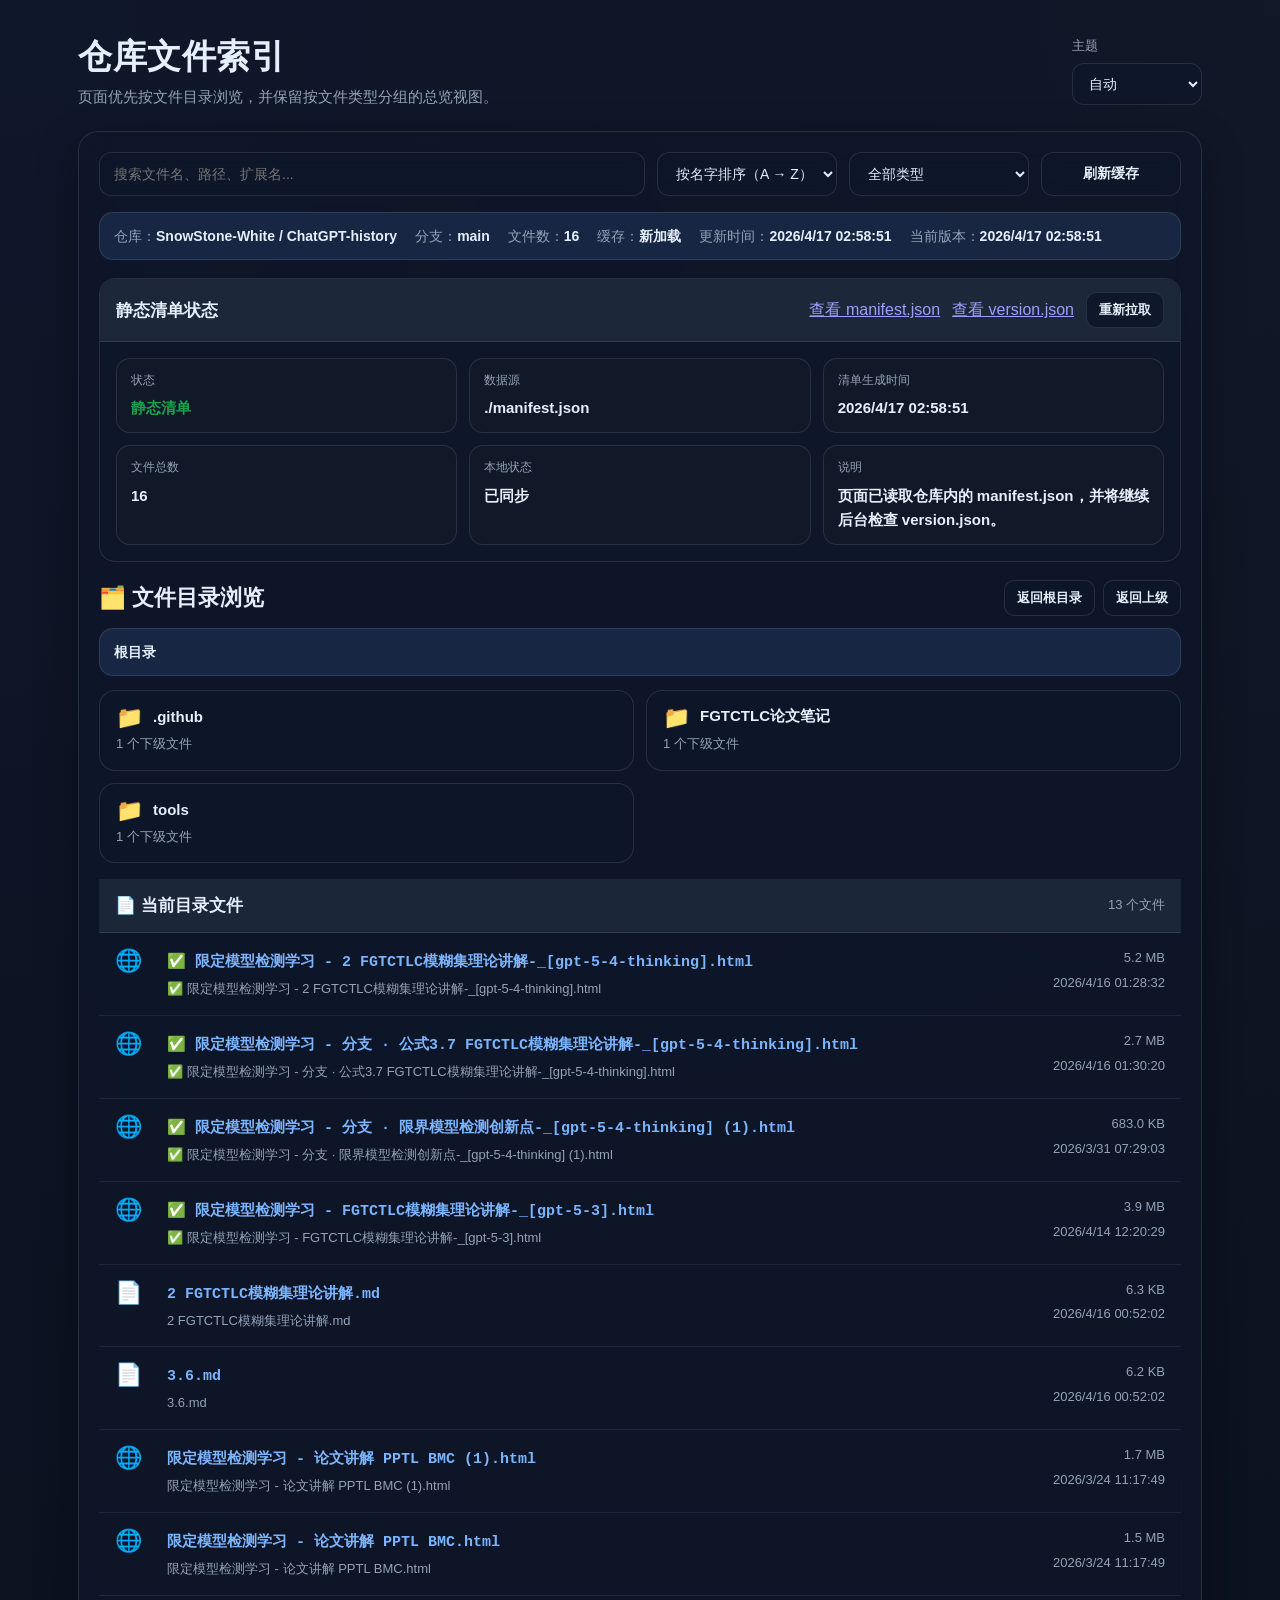
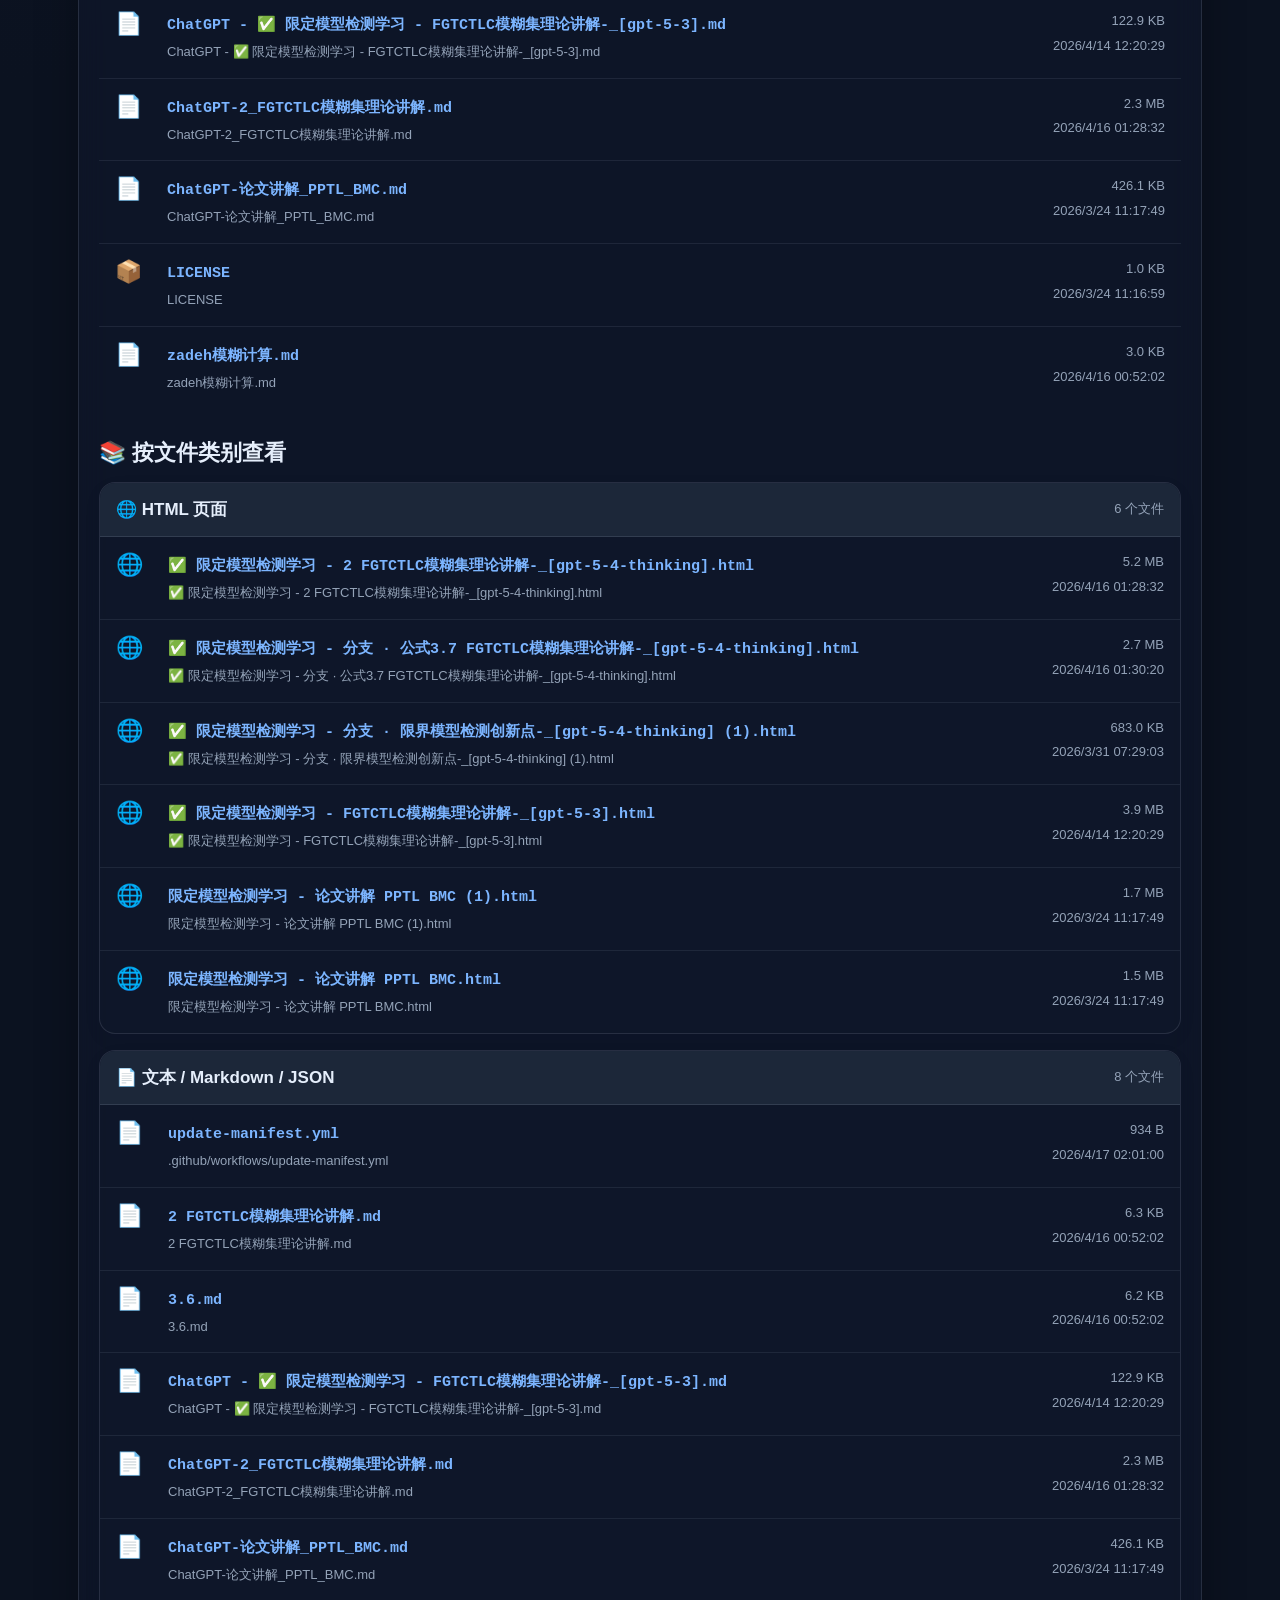
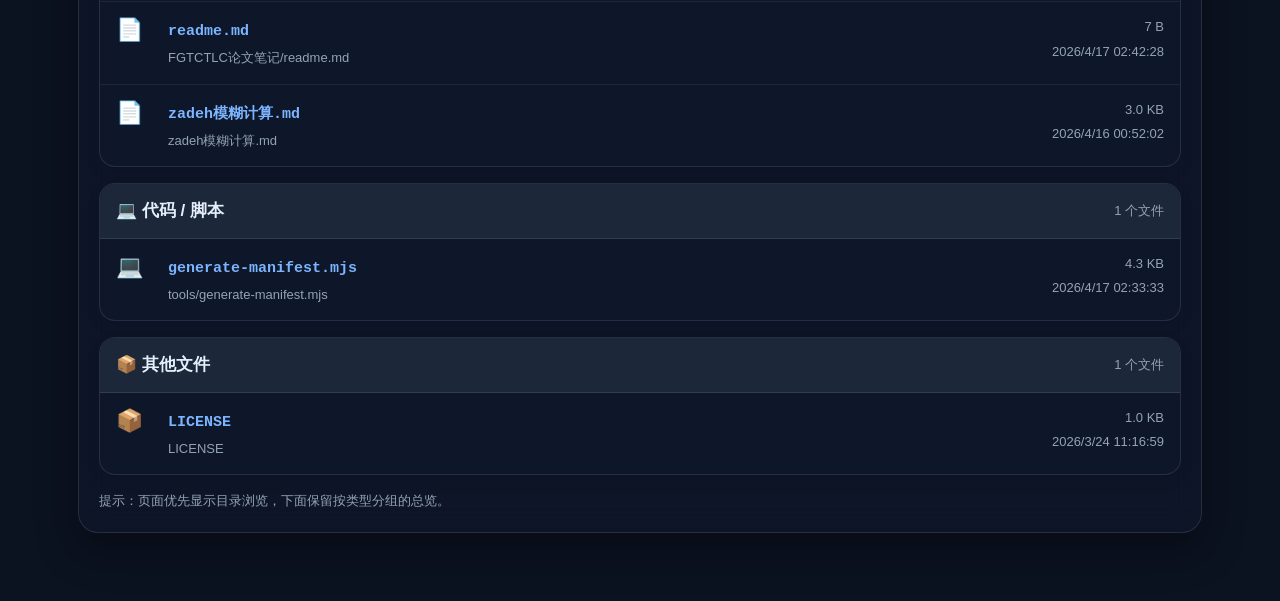
<file: index.html>
<!DOCTYPE html>
<html lang="zh-CN" data-theme="light">
<head>
  <meta charset="UTF-8" />
  <meta name="viewport" content="width=device-width, initial-scale=1.0" />
  <title>仓库文件索引</title>
  <link rel="stylesheet" href="./style.css" />
</head>
<body>
  <div class="container">
    <div class="hero">
      <div class="hero-top">
        <div>
          <h1>仓库文件索引</h1>
          <p class="desc">
            页面优先按文件目录浏览，并保留按文件类型分组的总览视图。
          </p>
        </div>

        <div class="theme-panel">
          <label for="themeSelect" class="theme-label">主题</label>
          <select id="themeSelect" class="theme-select">
            <option value="auto">自动</option>
            <option value="light">浅色</option>
            <option value="dark">深色</option>
          </select>
        </div>
      </div>
    </div>

    <div id="updateBanner" class="update-banner hidden" role="status" aria-live="polite">
      <div class="update-banner-text">
        <strong>检测到新的文件索引</strong>
        <span id="updateBannerDetail">有新版本可用</span>
      </div>
      <div class="update-banner-actions">
        <button id="updateNowBtn" type="button" class="mini-btn primary-btn">立即更新</button>
        <button id="dismissUpdateBtn" type="button" class="mini-btn">稍后再说</button>
      </div>
    </div>

    <div class="card">
      <div class="toolbar">
        <input id="searchInput" type="text" placeholder="搜索文件名、路径、扩展名..." />
        <select id="sortSelect">
          <option value="name-asc">按名字排序（A → Z）</option>
          <option value="time-desc">按时间排序（新 → 旧）</option>
          <option value="time-asc">按时间排序（旧 → 新）</option>
        </select>
        <select id="typeFilter">
          <option value="all">全部类型</option>
          <option value="html">HTML</option>
          <option value="pdf">PDF</option>
          <option value="image">图片</option>
          <option value="text">文本/Markdown/JSON</option>
          <option value="code">代码/脚本</option>
          <option value="archive">压缩包</option>
          <option value="other">其他</option>
        </select>
        <button id="refreshBtn" type="button">刷新缓存</button>
      </div>

      <div class="statusbar">
        <div>仓库：<strong id="repoInfo">加载中...</strong></div>
        <div>分支：<strong id="branchInfo">-</strong></div>
        <div>文件数：<strong id="countInfo">0</strong></div>
        <div>缓存：<strong id="cacheInfo">未命中</strong></div>
        <div>更新时间：<strong id="updateInfo">-</strong></div>
        <div>当前版本：<strong id="versionInfo">-</strong></div>
      </div>

      <div class="rate-card">
        <div class="rate-card-header">
          <h2>静态清单状态</h2>
          <div class="rate-card-actions">
            <a href="./manifest.json" target="_blank" rel="noopener noreferrer">查看 manifest.json</a>
            <a href="./version.json" target="_blank" rel="noopener noreferrer">查看 version.json</a>
            <button id="checkRateBtn" type="button" class="mini-btn">重新拉取</button>
          </div>
        </div>

        <div id="rateLimitBox" class="rate-grid">
          <div class="rate-item">
            <span class="rate-label">状态</span>
            <strong id="rateStatus">检测中...</strong>
          </div>
          <div class="rate-item">
            <span class="rate-label">数据源</span>
            <strong id="rateLimit">-</strong>
          </div>
          <div class="rate-item">
            <span class="rate-label">清单生成时间</span>
            <strong id="rateRemaining">-</strong>
          </div>
          <div class="rate-item">
            <span class="rate-label">文件总数</span>
            <strong id="rateUsed">-</strong>
          </div>
          <div class="rate-item">
            <span class="rate-label">本地状态</span>
            <strong id="rateReset">-</strong>
          </div>
          <div class="rate-item">
            <span class="rate-label">说明</span>
            <strong id="rateHint">-</strong>
          </div>
        </div>
      </div>

      <!-- 目录浏览模块：优先显示 -->
      <section class="dir-section">
        <div class="section-header">
          <h2>🗂️ 文件目录浏览</h2>
          <div class="section-actions">
            <button id="goRootBtn" type="button" class="mini-btn">返回根目录</button>
            <button id="goParentBtn" type="button" class="mini-btn">返回上级</button>
          </div>
        </div>

        <div id="breadcrumbBar" class="breadcrumb-bar"></div>
        <div id="directoryArea">
          <div class="empty">正在读取目录…</div>
        </div>
      </section>

      <!-- 类型浏览模块：保留原功能，放在下面 -->
      <section class="type-section">
        <div class="section-header">
          <h2>📚 按文件类别查看</h2>
        </div>
        <div id="contentArea">
          <div id="status" class="empty">正在读取仓库文件…</div>
        </div>
      </section>

      <div class="footer-tip">
        提示：页面优先显示目录浏览，下面保留按类型分组的总览。
      </div>
    </div>
  </div>

  <script src="./script.js"></script>
</body>
</html>
</file>
<file: style.css>
:root {
  --bg: #f3f6fb;
  --bg-gradient-1: #eef4ff;
  --bg-gradient-2: #f7fbff;
  --card: rgba(255, 255, 255, 0.88);
  --card-solid: #ffffff;
  --border: rgba(148, 163, 184, 0.22);
  --text: #0f172a;
  --muted: #64748b;
  --link: #2563eb;
  --link-hover: #1d4ed8;
  --shadow: 0 16px 40px rgba(15, 23, 42, 0.08);
  --group-bg: rgba(248, 250, 252, 0.92);
  --input-bg: rgba(255, 255, 255, 0.92);
  --header-bg: rgba(241, 245, 249, 0.95);
  --line: #eef2f7;
  --button-bg: #ffffff;
  --button-hover: #f8fafc;
  --accent-soft: rgba(37, 99, 235, 0.08);
  --banner-bg: rgba(219, 234, 254, 0.92);
  --banner-border: rgba(59, 130, 246, 0.28);
  --banner-text: #1e3a8a;
  --folder-card: rgba(255, 255, 255, 0.92);
}

:root[data-theme="dark"] {
  --bg: #0b1220;
  --bg-gradient-1: #0f172a;
  --bg-gradient-2: #111827;
  --card: rgba(15, 23, 42, 0.78);
  --card-solid: #111827;
  --border: rgba(148, 163, 184, 0.18);
  --text: #e5eefb;
  --muted: #94a3b8;
  --link: #7cb5ff;
  --link-hover: #a5ccff;
  --shadow: 0 16px 40px rgba(0, 0, 0, 0.35);
  --group-bg: rgba(15, 23, 42, 0.88);
  --input-bg: rgba(15, 23, 42, 0.92);
  --header-bg: rgba(30, 41, 59, 0.92);
  --line: rgba(148, 163, 184, 0.12);
  --button-bg: rgba(15, 23, 42, 0.92);
  --button-hover: rgba(30, 41, 59, 0.96);
  --accent-soft: rgba(96, 165, 250, 0.12);
  --banner-bg: rgba(30, 58, 138, 0.22);
  --banner-border: rgba(96, 165, 250, 0.25);
  --banner-text: #c7dcff;
  --folder-card: rgba(15, 23, 42, 0.92);
}

* {
  box-sizing: border-box;
}

html {
  color-scheme: light;
}

html[data-theme="dark"] {
  color-scheme: dark;
}

body {
  margin: 0;
  font-family: "Segoe UI", Arial, "Microsoft YaHei", sans-serif;
  color: var(--text);
  line-height: 1.6;
  background:
    radial-gradient(circle at top left, var(--bg-gradient-1), transparent 42%),
    radial-gradient(circle at top right, var(--bg-gradient-2), transparent 38%),
    var(--bg);
  min-height: 100vh;
  transition: background 0.25s ease, color 0.25s ease;
}

.container {
  max-width: 1160px;
  margin: 36px auto;
  padding: 0 18px 32px;
}

.hero {
  margin-bottom: 22px;
}

.hero-top {
  display: flex;
  justify-content: space-between;
  align-items: flex-start;
  gap: 16px;
}

.hero h1 {
  margin: 0 0 8px;
  font-size: 34px;
  line-height: 1.2;
  letter-spacing: 0.5px;
}

.hero .desc {
  color: var(--muted);
  margin: 0;
  font-size: 15px;
}

.theme-panel {
  display: flex;
  flex-direction: column;
  gap: 6px;
  min-width: 130px;
}

.theme-label {
  font-size: 13px;
  color: var(--muted);
}

.theme-select {
  width: 100%;
  height: 42px;
  border: 1px solid var(--border);
  border-radius: 12px;
  background: var(--input-bg);
  color: var(--text);
  padding: 0 12px;
  font-size: 14px;
  outline: none;
  backdrop-filter: blur(8px);
}

.update-banner {
  display: flex;
  justify-content: space-between;
  align-items: center;
  gap: 14px;
  margin-bottom: 16px;
  padding: 14px 16px;
  border: 1px solid var(--banner-border);
  border-radius: 16px;
  background: var(--banner-bg);
  color: var(--banner-text);
  box-shadow: var(--shadow);
}

.update-banner.hidden {
  display: none;
}

.update-banner-text {
  display: flex;
  flex-direction: column;
  gap: 4px;
}

.update-banner-actions {
  display: flex;
  gap: 10px;
  flex-wrap: wrap;
}

.primary-btn {
  border-color: #60a5fa !important;
}

.card {
  background: var(--card);
  border: 1px solid var(--border);
  border-radius: 20px;
  box-shadow: var(--shadow);
  padding: 20px;
  backdrop-filter: blur(14px);
}

.toolbar {
  display: grid;
  grid-template-columns: 1.8fr 180px 180px 140px;
  gap: 12px;
  margin-bottom: 16px;
}

.toolbar input,
.toolbar select,
.toolbar button {
  width: 100%;
  height: 44px;
  border: 1px solid var(--border);
  border-radius: 12px;
  background: var(--input-bg);
  color: var(--text);
  padding: 0 14px;
  font-size: 14px;
  outline: none;
  transition: border-color 0.2s ease, background 0.2s ease, transform 0.15s ease;
  backdrop-filter: blur(10px);
}

.toolbar button,
.mini-btn {
  cursor: pointer;
  font-weight: 600;
  background: var(--button-bg);
}

.toolbar button:hover,
.mini-btn:hover,
.dir-item:hover {
  border-color: #60a5fa;
  background: var(--button-hover);
  transform: translateY(-1px);
}

.statusbar {
  display: flex;
  flex-wrap: wrap;
  gap: 10px 18px;
  margin-bottom: 18px;
  color: var(--muted);
  font-size: 14px;
  padding: 12px 14px;
  border: 1px solid var(--border);
  border-radius: 14px;
  background: var(--accent-soft);
}

.statusbar strong {
  color: var(--text);
}

.rate-card {
  margin-bottom: 18px;
  border: 1px solid var(--border);
  border-radius: 16px;
  background: var(--group-bg);
  overflow: hidden;
}

.rate-card-header {
  display: flex;
  justify-content: space-between;
  align-items: center;
  gap: 12px;
  padding: 13px 16px;
  background: var(--header-bg);
  border-bottom: 1px solid var(--border);
}

.rate-card-header h2 {
  margin: 0;
  font-size: 17px;
}

.rate-card-actions {
  display: flex;
  align-items: center;
  gap: 12px;
  flex-wrap: wrap;
}

.rate-grid {
  display: grid;
  grid-template-columns: repeat(3, minmax(0, 1fr));
  gap: 12px;
  padding: 16px;
}

.rate-item {
  border: 1px solid var(--border);
  border-radius: 14px;
  padding: 12px 14px;
  background: var(--card-solid);
}

.rate-label {
  display: block;
  font-size: 12px;
  color: var(--muted);
  margin-bottom: 6px;
}

.rate-item strong {
  display: block;
  font-size: 15px;
  color: var(--text);
  word-break: break-word;
}

.mini-btn {
  height: 36px;
  padding: 0 12px;
  border: 1px solid var(--border);
  border-radius: 10px;
  color: var(--text);
  font-size: 13px;
}

.rate-ok {
  color: #16a34a !important;
}

.rate-warn {
  color: #d97706 !important;
}

.rate-danger {
  color: #dc2626 !important;
}

.section-header {
  display: flex;
  justify-content: space-between;
  align-items: center;
  gap: 12px;
  margin: 18px 0 12px;
}

.section-header h2 {
  margin: 0;
  font-size: 22px;
}

.section-actions {
  display: flex;
  gap: 8px;
  flex-wrap: wrap;
}

.breadcrumb-bar {
  display: flex;
  flex-wrap: wrap;
  align-items: center;
  gap: 8px;
  margin-bottom: 14px;
  padding: 12px 14px;
  border: 1px solid var(--border);
  border-radius: 14px;
  background: var(--accent-soft);
}

.breadcrumb-item {
  display: inline-flex;
  align-items: center;
  gap: 8px;
}

.breadcrumb-link {
  border: none;
  background: transparent;
  color: var(--link);
  cursor: pointer;
  padding: 0;
  font-size: 14px;
}

.breadcrumb-link:hover {
  color: var(--link-hover);
  text-decoration: underline;
}

.breadcrumb-current {
  color: var(--text);
  font-weight: 700;
  font-size: 14px;
}

.breadcrumb-sep {
  color: var(--muted);
}

#directoryArea {
  margin-bottom: 26px;
}

.dir-grid {
  display: grid;
  grid-template-columns: repeat(2, minmax(0, 1fr));
  gap: 12px;
}

.dir-item {
  border: 1px solid var(--border);
  border-radius: 16px;
  padding: 14px 16px;
  background: var(--folder-card);
  transition: border-color 0.2s ease, background 0.2s ease, transform 0.15s ease;
}

.dir-item-button {
  width: 100%;
  border: none;
  background: transparent;
  text-align: left;
  padding: 0;
  color: inherit;
  cursor: pointer;
}

.dir-item-head {
  display: flex;
  align-items: center;
  gap: 10px;
  min-width: 0;
}

.dir-item-title {
  font-weight: 700;
  font-size: 15px;
  word-break: break-all;
}

.dir-item-sub {
  margin-top: 6px;
  color: var(--muted);
  font-size: 13px;
  word-break: break-all;
}

.type-section .group {
  border: 1px solid var(--border);
  border-radius: 16px;
  overflow: hidden;
  margin-bottom: 16px;
  background: var(--group-bg);
  box-shadow: 0 6px 20px rgba(15, 23, 42, 0.04);
}

.group-header {
  display: flex;
  justify-content: space-between;
  align-items: center;
  gap: 12px;
  padding: 13px 16px;
  background: var(--header-bg);
  border-bottom: 1px solid var(--border);
}

.group-title {
  margin: 0;
  font-size: 17px;
  display: flex;
  align-items: center;
  gap: 8px;
}

.group-count {
  color: var(--muted);
  font-size: 13px;
  white-space: nowrap;
}

.file-list {
  list-style: none;
  margin: 0;
  padding: 0;
}

.file-item {
  display: grid;
  grid-template-columns: 38px 1fr auto;
  gap: 14px;
  align-items: start;
  padding: 15px 16px;
  border-bottom: 1px solid var(--line);
}

.file-item:last-child {
  border-bottom: none;
}

.file-icon {
  font-size: 22px;
  line-height: 1;
  padding-top: 2px;
}

.file-main {
  min-width: 0;
}

.file-link {
  color: var(--link);
  text-decoration: none;
  word-break: break-all;
  font-weight: 700;
  font-family: Consolas, "Courier New", monospace;
  font-size: 15px;
}

.file-link:hover {
  color: var(--link-hover);
  text-decoration: underline;
}

.file-path {
  margin-top: 4px;
  color: var(--muted);
  font-size: 13px;
  word-break: break-all;
}

.file-meta {
  text-align: right;
  color: var(--muted);
  font-size: 13px;
  white-space: nowrap;
}

.meta-line + .meta-line {
  margin-top: 4px;
}

.empty {
  color: var(--muted);
  padding: 18px;
  background: var(--card-solid);
  border: 1px dashed var(--border);
  border-radius: 14px;
  text-align: center;
}

.footer-tip {
  margin-top: 16px;
  color: var(--muted);
  font-size: 13px;
}

@media (max-width: 900px) {
  .toolbar {
    grid-template-columns: 1fr 1fr;
  }

  .dir-grid {
    grid-template-columns: 1fr;
  }

  .hero-top {
    flex-direction: column;
    align-items: stretch;
  }

  .rate-grid {
    grid-template-columns: 1fr 1fr;
  }
}

@media (max-width: 640px) {
  .toolbar {
    grid-template-columns: 1fr;
  }

  .rate-grid {
    grid-template-columns: 1fr;
  }

  .file-item {
    grid-template-columns: 32px 1fr;
  }

  .file-meta {
    text-align: left;
    white-space: normal;
  }

  .section-header {
    flex-direction: column;
    align-items: flex-start;
  }
}
</file>
